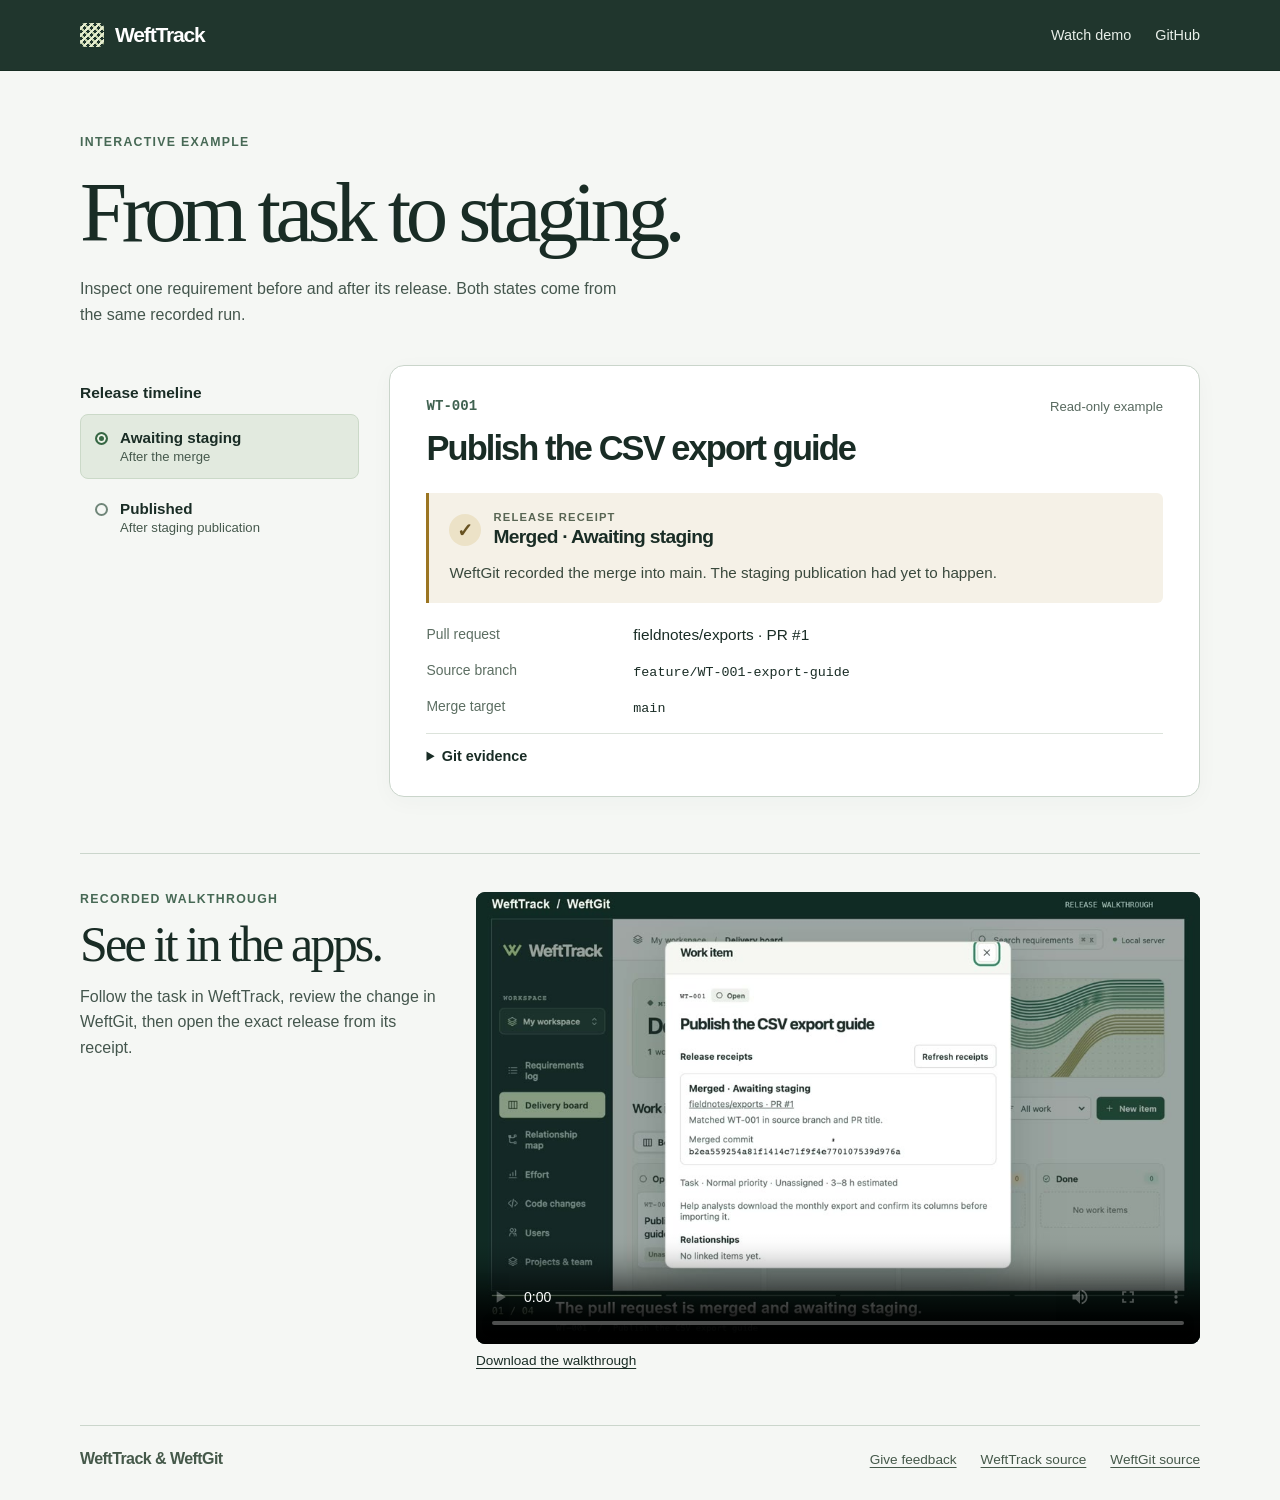
<file: index.html>
<!doctype html>
<html lang="en">
<head>
  <meta charset="utf-8"><meta name="viewport" content="width=device-width, initial-scale=1">
  <meta name="theme-color" content="#f3f5f1"><meta name="description" content="Inspect one real WeftTrack requirement before and after a WeftGit staging publication.">
  <title>From task to staging · WeftTrack</title>
  <link rel="stylesheet" href="./style.css">
</head>
<body>
  <header class="top"><div class="top-inner"><a href="./" class="brand"><span class="weave" aria-hidden="true"></span>WeftTrack</a><nav aria-label="Example navigation"><a href="#walkthrough">Watch demo</a><a href="https://github.com/mmsa/WeftTrack">GitHub</a></nav></div></header>
  <main>
    <header class="intro"><p class="eyebrow">Interactive example</p><h1>From task to staging.</h1><p>Inspect one requirement before and after its release. Both states come from the same recorded run.</p></header>
    <section class="split" aria-label="Explore the release">
      <div class="timeline"><h2>Release timeline</h2>
        <fieldset><legend class="sr">Choose which point in the release to inspect</legend>
          <label><input type="radio" name="phase" value="awaiting" checked><span class="step"><span class="marker"></span><span><strong>Awaiting staging</strong><small>After the merge</small></span></span></label>
          <label><input type="radio" name="phase" value="published"><span class="step"><span class="marker"></span><span><strong>Published</strong><small>After staging publication</small></span></span></label>
        </fieldset>
      </div>
      <article class="task" aria-labelledby="task-title">
        <div class="task-top"><span class="task-key" id="key"></span><span class="read-only">Read-only example</span></div>
        <h2 id="task-title"></h2>
        <section class="receipt" aria-label="Release receipt"><div class="statusline"><span class="status-icon" aria-hidden="true">✓</span><div><p class="overline">Release receipt</p><h3 id="status" aria-live="polite">Merged · Awaiting staging</h3></div></div>
          <p id="explanation"></p><div class="pub-actions" id="published" hidden><a id="open-site" class="button">Open site</a><span>Published <code id="short"></code></span></div>
        </section>
        <dl class="context"><div><dt>Pull request</dt><dd id="review"></dd></div><div><dt>Source branch</dt><dd><code id="branch"></code></dd></div><div><dt>Merge target</dt><dd><code id="target"></code></dd></div></dl>
        <details id="proof"><summary>Git evidence</summary><dl id="details"></dl></details>
      </article>
    </section>
    <section id="walkthrough" class="walkthrough"><div><p class="eyebrow">Recorded walkthrough</p><h2>See it in the apps.</h2><p>Follow the task in WeftTrack, review the change in WeftGit, then open the exact release from its receipt.</p></div><div><video controls playsinline preload="metadata" poster="./media/poster.jpg" aria-label="Task to staging walkthrough"><source src="./media/requirement-to-staging.mp4" type="video/mp4"><track label="English" kind="captions" srclang="en" src="./media/captions.vtt"></video><a class="clip-link" href="./media/requirement-to-staging.mp4">Download the walkthrough</a></div></section>
  </main><footer><strong>WeftTrack &amp; WeftGit</strong><div><a href="https://github.com/mmsa/WeftTrack/issues">Give feedback</a><a href="https://github.com/mmsa/WeftTrack">WeftTrack source</a><a href="https://github.com/mmsa/WeftGit">WeftGit source</a></div></footer>
  <script src="./fixture.js"></script><script src="./app.js"></script>
</body></html>
</file>
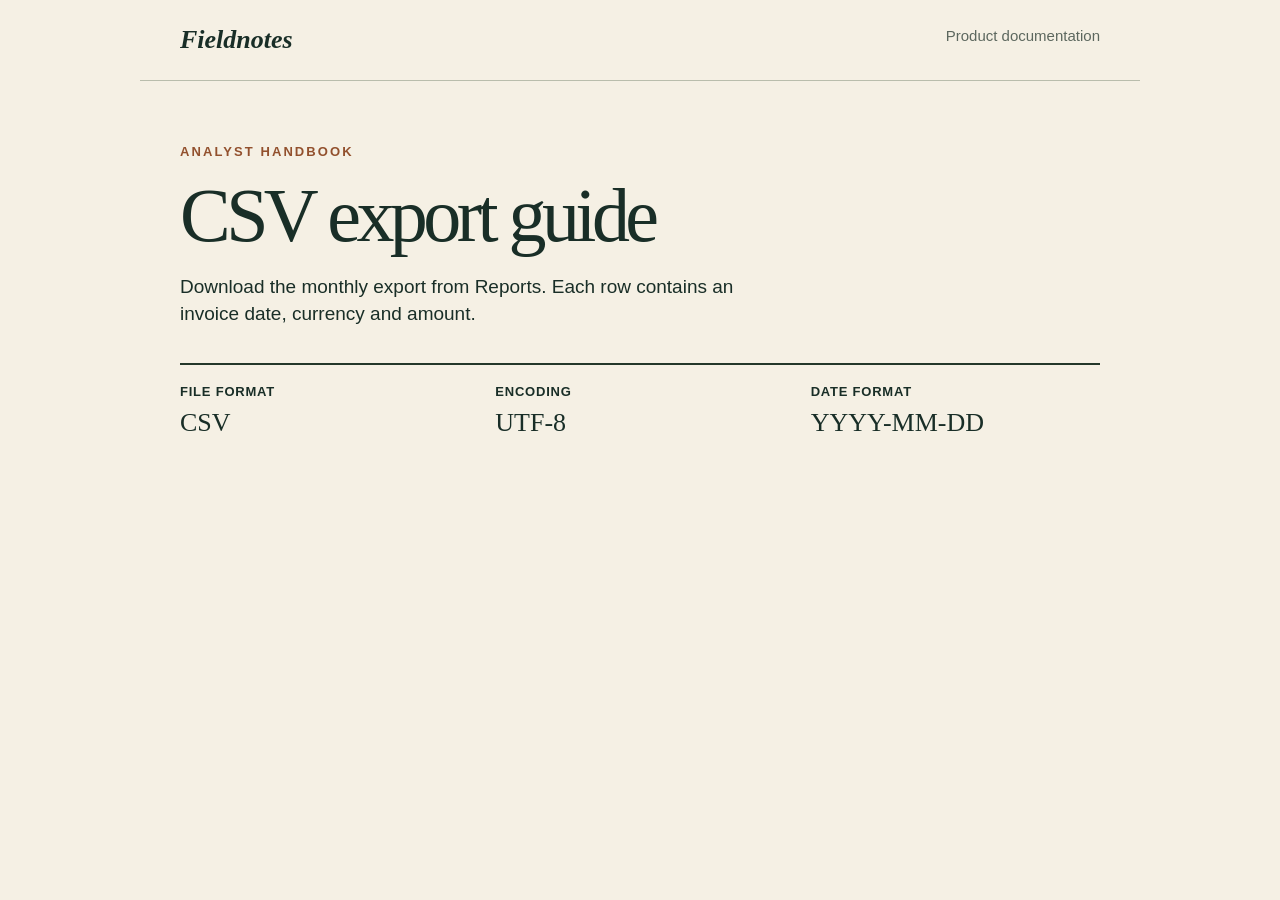
<file: sites/fieldnotes/exports/staging/b2ea559254a81f1414c71f9f4e770107539d976a/index.html>
<!doctype html><html lang=en><meta charset=utf-8><meta name=viewport content="width=device-width,initial-scale=1"><title>CSV export guide · Fieldnotes</title>
<style>*{box-sizing:border-box}body{margin:0;background:#f5f0e4;color:#192e27;font:19px/1.45 Arial,sans-serif}header,main{max-width:1000px;margin:auto;padding:25px 40px}header{display:flex;justify-content:space-between;border-bottom:1px solid #b9bdac}header b{font:italic bold 26px Georgia}header span{color:#5c675e;font-size:15px}main{padding-top:55px}small{letter-spacing:.16em;font-size:13px;font-weight:bold;color:#92502d}h1{font:normal 76px/.99 Georgia,serif;letter-spacing:-.06em;margin:14px 0 20px}p{max-width:610px;margin:0 0 35px}.grid{display:grid;grid-template-columns:1fr 1fr 1fr;border-top:2px solid #24372a;gap:26px;padding-top:18px}.grid b,.grid span{display:block}.grid span{font:26px Georgia;margin-top:6px}.grid b{font-size:13px;letter-spacing:.06em}</style>
<header><b>Fieldnotes</b><span>Product documentation</span></header><main><small>ANALYST HANDBOOK</small><h1>CSV export guide</h1><p>Download the monthly export from Reports. Each row contains an invoice date, currency and amount.</p><div class=grid><div><b>FILE FORMAT</b><span>CSV</span></div><div><b>ENCODING</b><span>UTF-8</span></div><div><b>DATE FORMAT</b><span>YYYY-MM-DD</span></div></div></main></html>
</file>
<file: style.css>
:root{font-family:"Inter",-apple-system,BlinkMacSystemFont,"Segoe UI",sans-serif;color:#192c25;background:#f5f7f4;font-size:16px}
*{box-sizing:border-box}body{margin:0}a{color:inherit;text-underline-offset:3px}a:focus-visible,summary:focus-visible{outline:3px solid #598c66;outline-offset:4px}
.top{background:#20362d;color:white;border-bottom:1px solid #172c22}.top-inner,main,footer{width:min(1120px,calc(100% - 64px));margin:auto}.top-inner{height:70px;display:flex;align-items:center;justify-content:space-between}
.brand{display:inline-flex;align-items:center;gap:11px;font-size:21px;font-weight:720;text-decoration:none;letter-spacing:-.055em}.weave{width:24px;height:24px;border-radius:5px;background:repeating-linear-gradient(135deg,transparent 0 3px,#e5eccf 3px 5px),repeating-linear-gradient(45deg,transparent 0 3px,#c2d0a8 3px 5px)}nav,footer div{display:flex;gap:24px}nav a{font-size:.9rem;color:#e7eee8;text-decoration:none}nav a:hover,footer a:hover{text-decoration:underline}
.intro{padding:64px 0 38px}.eyebrow,.overline{font-size:.77rem;text-transform:uppercase;letter-spacing:.105em;font-weight:700;margin:0;color:#476955}h1,h2,h3,p{margin:0}h1{font-family:"Iowan Old Style","Baskerville",Georgia,serif;font-weight:500;letter-spacing:-.065em;font-size:clamp(2.7rem,7vw,5.3rem);line-height:1.06;margin:.22em 0}.intro>p:last-child,.walkthrough p:last-child{font-size:1rem;line-height:1.6;color:#44564d;max-width:62ch}
.split{display:grid;grid-template-columns:minmax(190px,1fr) minmax(0,2.9fr);gap:30px;align-items:start}.timeline{padding:19px 0}.timeline h2{font-size:.97rem;margin-bottom:12px}.timeline fieldset{border:0;margin:0;padding:0;display:grid;gap:6px}.timeline label{position:relative;display:block;cursor:pointer}.timeline input,.sr{position:absolute;opacity:0;width:1px;height:1px;overflow:hidden}.step{display:flex;gap:12px;align-items:flex-start;padding:14px;border-radius:8px;border:1px solid transparent}.marker{width:13px;height:13px;border:2px solid #708679;border-radius:100%;margin-top:3px;flex:none}.step strong,.step small{display:block}.step strong{font-size:.95rem}.step small{font-size:.82rem;color:#46594d;margin-top:3px}.timeline input:checked+.step{background:#e2eadf;border-color:#cbd9c8}.timeline input:checked+.step .marker{background:#376744;border-color:#376744;box-shadow:inset 0 0 0 2px #edf3e8}.timeline input:focus-visible+.step{outline:3px solid #52815f}
.task{padding:32px 36px;background:white;border:1px solid #cad5cb;border-radius:15px;box-shadow:0 5px 22px #29443408;min-width:0}.task-top{display:flex;align-items:center;justify-content:space-between;gap:10px}.task-key{font:600 .88rem ui-monospace,monospace;color:#3f6150}.read-only{color:#58695f;font-size:.82rem}.task h2{font-size:clamp(1.6rem,3vw,2.15rem);letter-spacing:-.055em;line-height:1.18;margin:14px 0 24px}.receipt{background:#f5f1e7;border-left:3px solid #9b7522;padding:18px 20px;border-radius:0 6px 6px 0}.receipt.live{background:#edf4ea;border-color:#487b45}.statusline{display:flex;gap:12px;align-items:center}.status-icon{display:grid;place-items:center;width:32px;height:32px;background:#ece2c7;color:#675221;border-radius:50%;font-size:19px;font-weight:700}.live .status-icon{background:#d7e8ce;color:#385f34}.overline{font-size:.7rem;color:#586553}.receipt h3{font-size:1.2rem;line-height:1.3;letter-spacing:-.035em;margin-top:2px}.receipt>p{font-size:.95rem;line-height:1.5;color:#3a493d;margin:12px 0 0}.pub-actions{display:flex;gap:12px;align-items:center;flex-wrap:wrap;margin:15px 0 0}.pub-actions[hidden]{display:none}.pub-actions span{font-size:.84rem}.button{display:inline-flex;font-size:.92rem;font-weight:650;text-decoration:none;padding:9px 15px;background:#2f5c3b;color:white;border-radius:6px}.button:hover{background:#213f29}
.context,#details{margin:14px 0 0}.context div,#details div{display:grid;grid-template-columns:minmax(7.4rem,27%) minmax(0,1fr);padding:9px 0;gap:8px}.context dt,#details dt{color:#5c6e62;font-size:.87rem}dd{margin:0;font-size:.96rem;overflow-wrap:anywhere}code{font-family:ui-monospace,Menlo,monospace;font-size:.87em;overflow-wrap:anywhere}.task details{margin-top:8px;padding-top:14px;border-top:1px solid #dce3db}.task summary{font-size:.9rem;font-weight:650;cursor:pointer}
.walkthrough{display:grid;grid-template-columns:1fr 2fr;gap:34px;margin:56px 0;padding:38px 0 0;border-top:1px solid #cbd6cc;scroll-margin:16px}.walkthrough h2{font-family:"Iowan Old Style",Georgia,serif;line-height:1.12;font-weight:500;font-size:clamp(2rem,3.9vw,3.3rem);letter-spacing:-.055em;margin:11px 0}.walkthrough video{width:100%;display:block;background:#22352a;border-radius:9px;aspect-ratio:16 / 10;object-fit:contain}.clip-link{display:inline-block;margin-top:9px;font-size:.85rem}.walkthrough p{max-width:30ch}
footer{border-top:1px solid #cbd6cc;display:flex;align-items:center;justify-content:space-between;gap:15px;padding:24px 0 32px;color:#45594a}footer strong{letter-spacing:-.035em}footer a{font-size:.85rem}
@media(max-width:720px){.top-inner,main,footer{width:calc(100% - 32px)}.top-inner{height:58px}nav{gap:14px}.intro{padding:38px 0 24px}.split,.walkthrough{grid-template-columns:1fr;gap:14px}.timeline{padding:0}.timeline h2{margin:0 0 8px}.timeline fieldset{grid-template-columns:1fr 1fr}.step{padding:11px 8px;gap:7px}.task{padding:22px 16px}.receipt{padding:14px}.walkthrough{margin:32px 0;padding-top:24px}.walkthrough p{max-width:unset}.context div,#details div{grid-template-columns:6.5rem minmax(0,1fr)}footer{align-items:flex-start;flex-wrap:wrap}footer div{gap:16px}}
</file>
